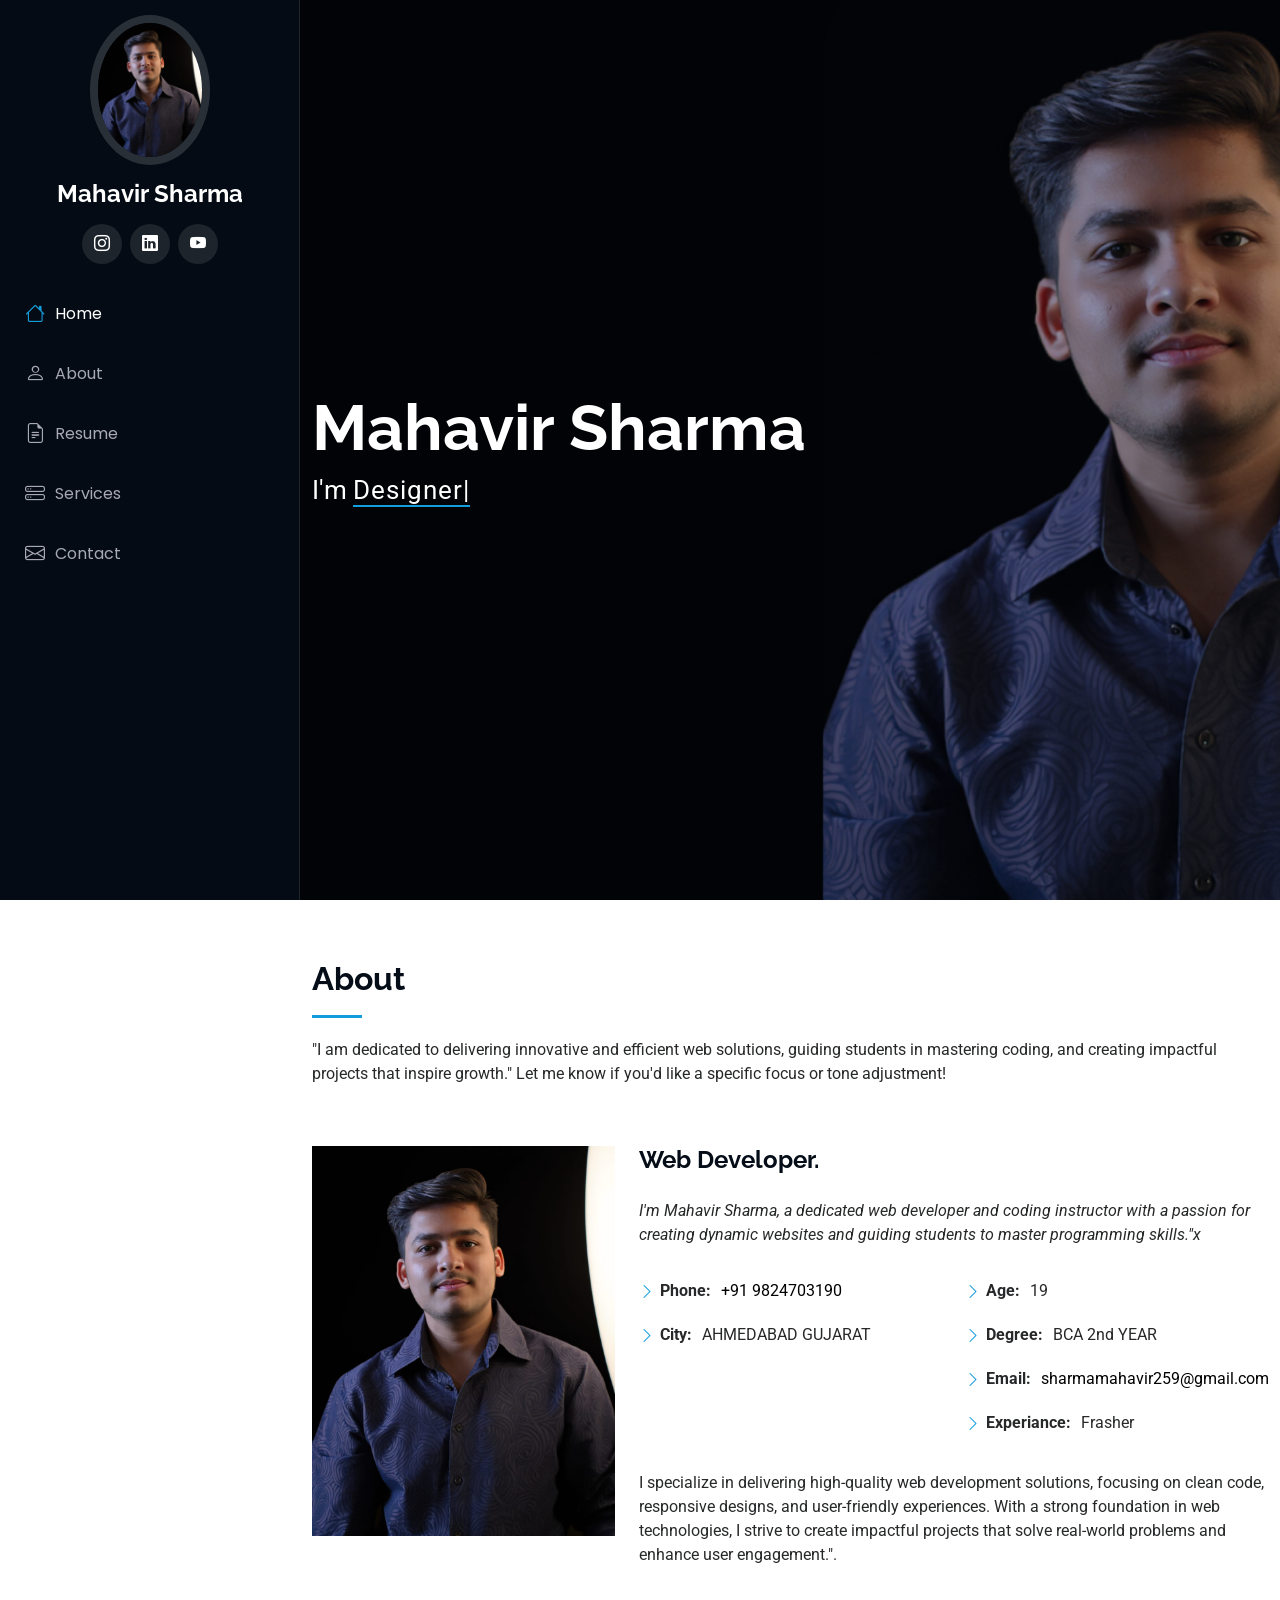
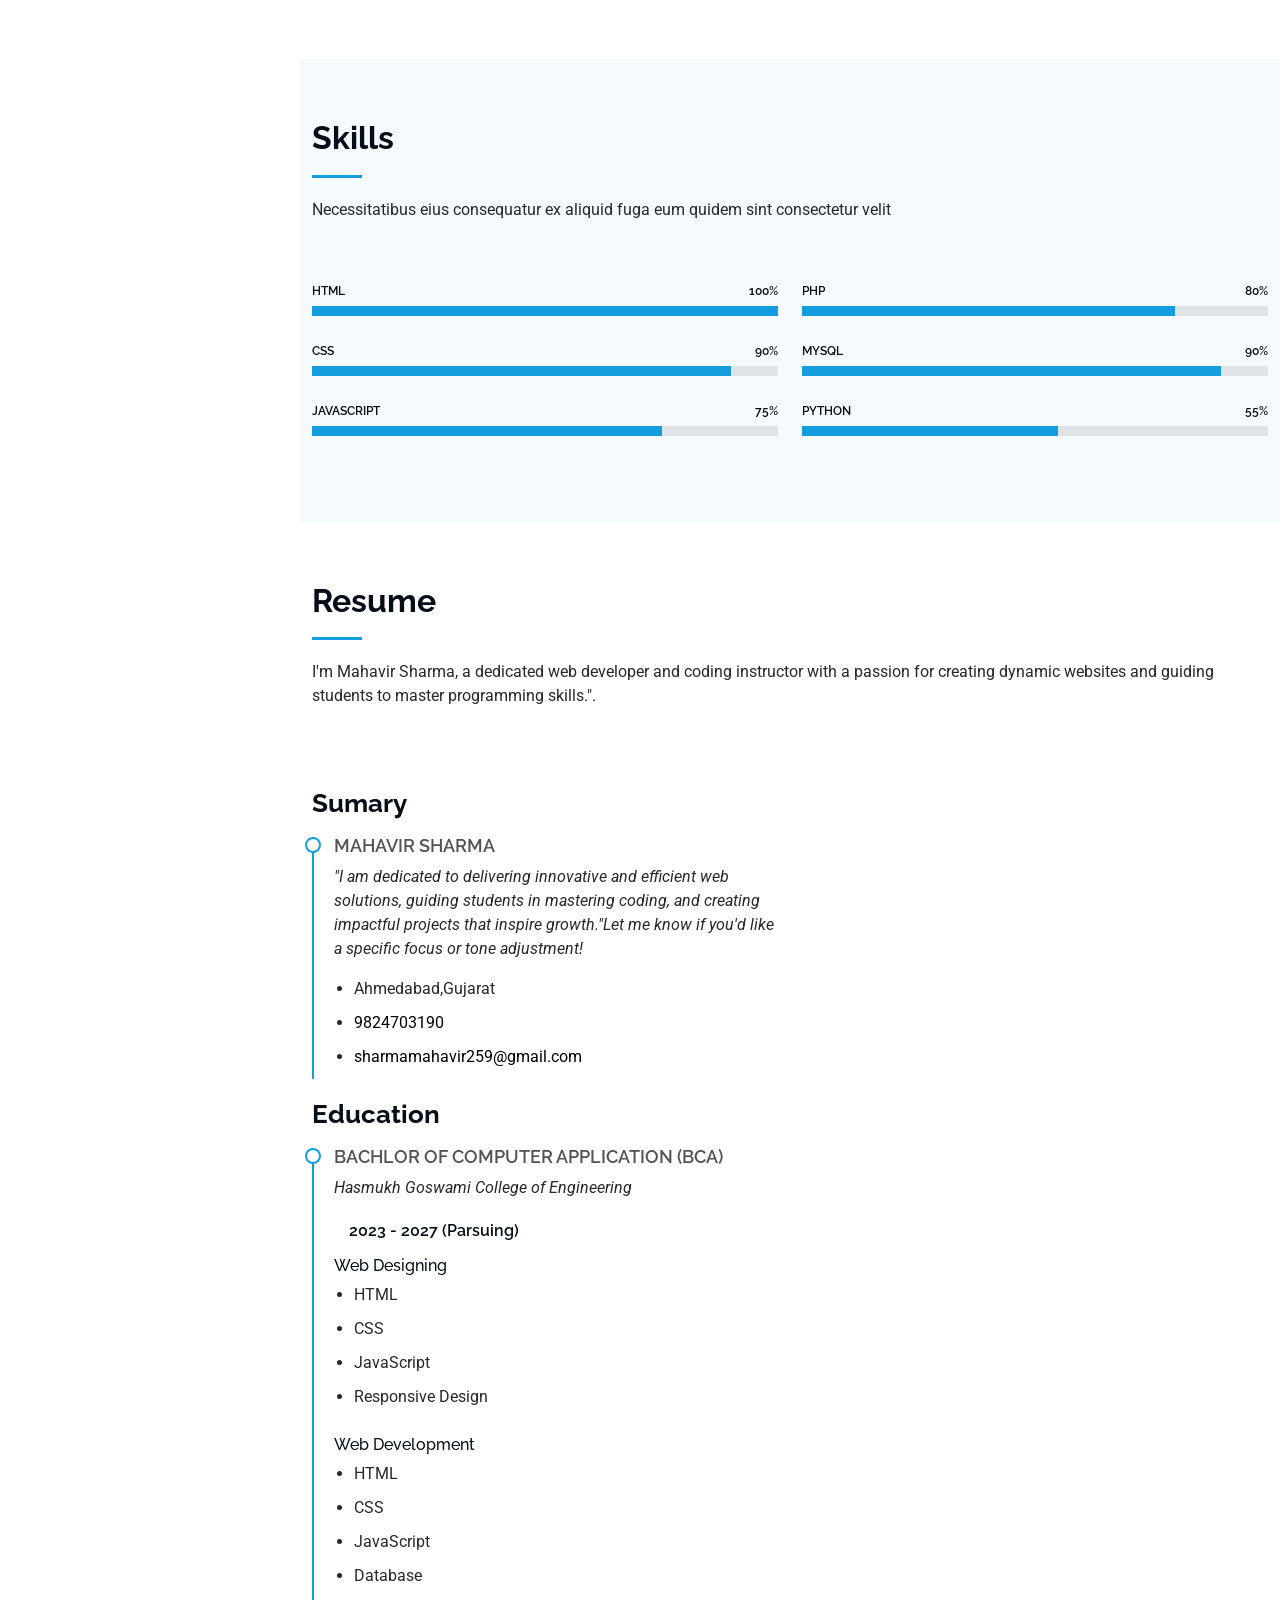
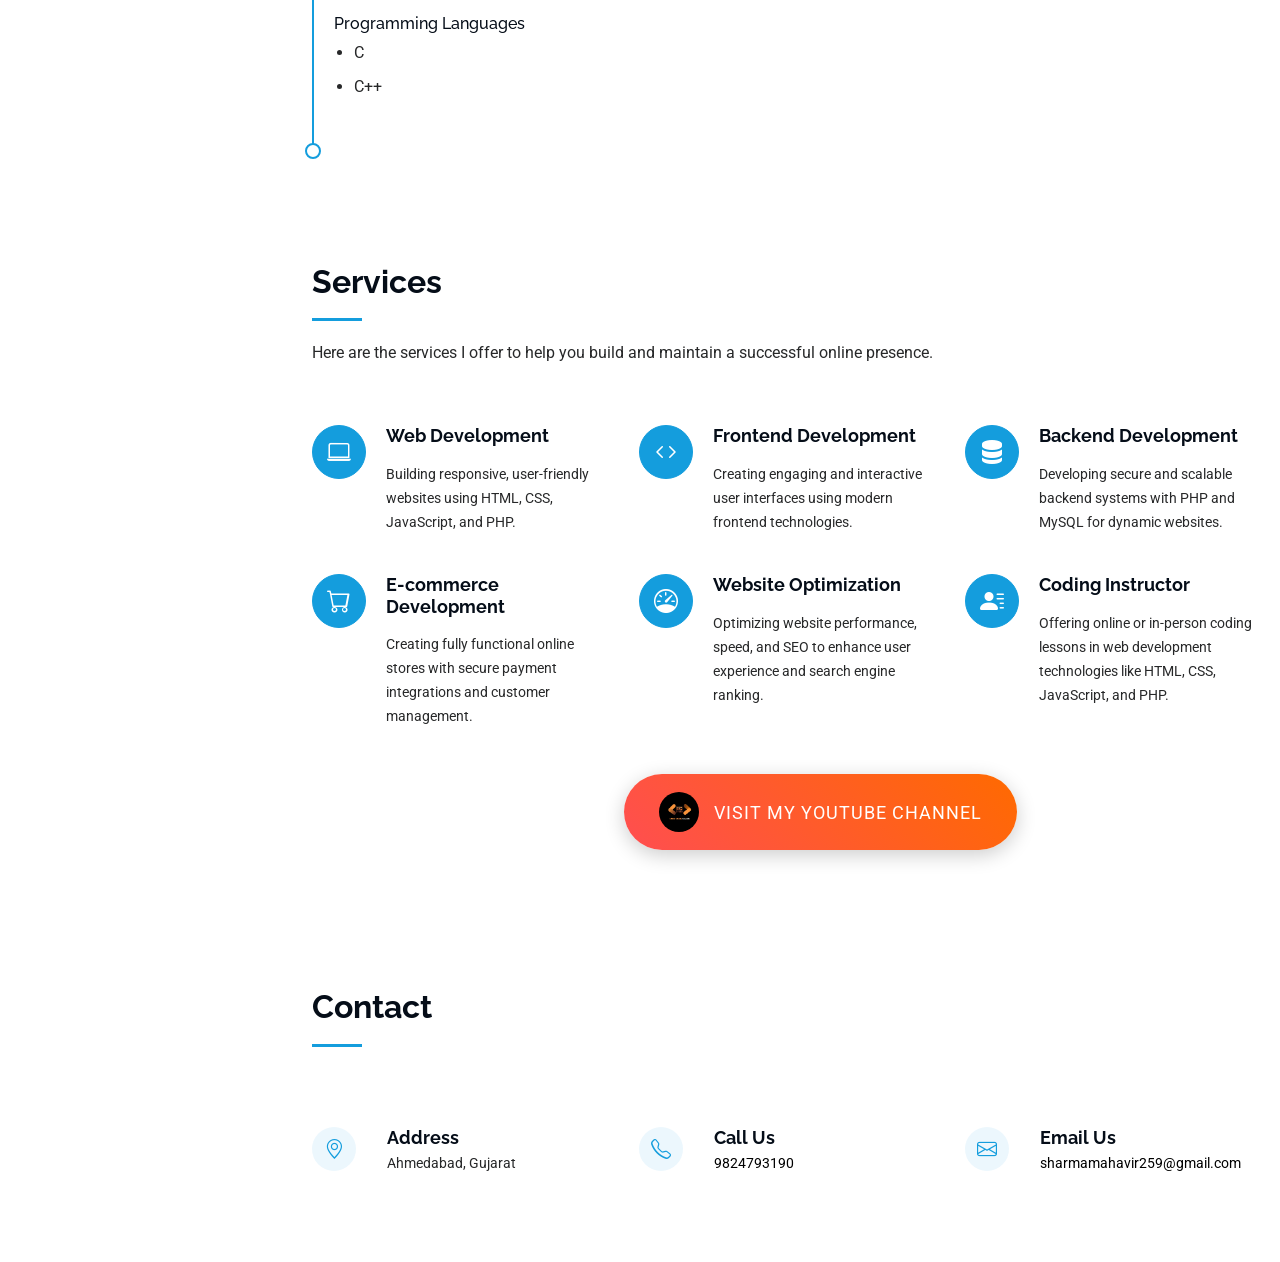
<file: index.html>
<!DOCTYPE html>
  <html lang="en">

  <head>
    <meta charset="utf-8">
    <meta content="width=device-width, initial-scale=1.0" name="viewport">
    <title>Mahavir Sharma portfolio</title>
  
    <!-- Fonts -->
    <link href="https://fonts.googleapis.com" rel="preconnect">
    <link href="https://fonts.gstatic.com" rel="preconnect" crossorigin>
    <link 
     href="https://fonts.googleapis.com/css2?family=Roboto:ital,wght@0,100;0,300;0,400;0,500;0,700;0,900;1,100;1,300;1,400;1,500;1,700;1,900&family=Poppins:ital,wght@0,100;0,200;0,300;0,400;0,500;0,600;0,700;0,800;0,900;1,100;1,200;1,300;1,400;1,500;1,600;1,700;1,800;1,900&family=Raleway:ital,wght@0,100;0,200;0,300;0,400;0,500;0,600;0,700;0,800;0,900;1,100;1,200;1,300;1,400;1,500;1,600;1,700;1,800;1,900&display=swap" rel="stylesheet">

    <!-- Vendor CSS Files -->
    <link href="assets/vendor/bootstrap/css/bootstrap.min.css" rel="stylesheet">
    <link href="assets/vendor/bootstrap-icons/bootstrap-icons.css" rel="stylesheet">
    <link href="assets/vendor/aos/aos.css" rel="stylesheet">
    <link href="assets/vendor/glightbox/css/glightbox.min.css" rel="stylesheet">
    <link href="assets/vendor/swiper/swiper-bundle.min.css" rel="stylesheet">

    <!-- Main CSS File -->
    <link href="assets/css/main.css" rel="stylesheet">

   
  </head>

  <body class="index-page">

    <header id="header" class="header dark-background d-flex flex-column">
      <i class="header-toggle d-xl-none bi bi-list"></i>

      <div class="profile-img">
        <img src="assets/img/meetimg.jpeg" alt="" class="img-fluid rounded-circle">
      </div>

      <a href="index.html" class="logo d-flex align-items-center justify-content-center">
             <h1 class="sitename">Mahavir Sharma</h1>
      </a>

      <div class="social-links text-center">
        <a target="_blank" href="https://www.instagram.com/meet_.x25?igsh=MTlzaHBua2hyMG5odw==" class="instagram"><i class="bi bi-instagram"></i></a>
        <a  target="_blank" href="https://www.linkedin.com/in/mahavir-sharma-6861aa306/" class="linkedin"><i class="bi bi-linkedin"></i></a>      
        <a target="_blank" href="http://youtube.com/@Easycodeclass" class="google-plus"><i class="bi bi-youtube"></i></a>
        
      </div>

      <nav id="navmenu" class="navmenu">
        <ul>
          <li><a href="#hero" class="active"><i class="bi bi-house navicon"></i>Home</a></li>
          <li><a href="#about"><i class="bi bi-person navicon"></i> About</a></li>
          <li><a href="#resume"><i class="bi bi-file-earmark-text navicon"></i> Resume</a></li>
          <li><a href="#services"><i class="bi bi-hdd-stack navicon"></i> Services</a></li>
          
          <li><a href="#contact"><i class="bi bi-envelope navicon"></i> Contact</a></li>
        </ul>
      </nav>

    </header>

    <main class="main">

      <!-- Hero Section -->
      <section id="hero" class="hero section dark-background">

        <img src="assets/img/Home.png" alt="" data-aos="fade-in" class="">

        <div class="container" data-aos="fade-up" data-aos-delay="100">
          <h2>Mahavir Sharma</h2>
          <p>I'm <span class="typed" data-typed-items="Designer, Developer, Freelancer">Web devloper</span><span class="typed-cursor typed-cursor--blink" aria-hidden="true"></span><span class="typed-cursor typed-cursor--blink" aria-hidden="true"></span></p>
        </div>

      </section><!-- /Hero Section -->

      <!-- About Section -->
      <section id="about" class="about section">

        <!-- Section Title -->
        <div class="container section-title" data-aos="fade-up">
          <h2>About</h2>
          <p>"I am dedicated to delivering innovative and efficient web solutions, guiding students in mastering coding, and creating impactful projects that inspire growth."

  Let me know if you'd like a specific focus or tone adjustment!




          </p>
        </div><!-- End Section Title -->

        <div class="container" data-aos="fade-up" data-aos-delay="100">

          <div class="row gy-4 justify-content-center">
            <div class="col-lg-4">
              <img src="assets/img/meetimg.jpeg" class="img-fluid" alt="">
            </div>
            <div class="col-lg-8 content">
              <h2>Web Developer.</h2>
              <p class="fst-italic py-3">
               I'm Mahavir Sharma, a dedicated web developer and coding instructor with a passion for creating dynamic websites and guiding students to master programming skills."x
              </p>
              <div class="row">
                <div class="col-lg-6">
                  <ul>
                    
                    <li><i class="bi bi-chevron-right"></i> <strong>Phone:</strong> <a href="tell:+919824703190" style="color: black;">
                    +91 9824703190</a></li>
                    <li><i class="bi bi-chevron-right"></i> <strong>City:</strong> <span>AHMEDABAD GUJARAT</span></li>
                  </ul>
                </div>
                <div class="col-lg-6">
                  <ul>
                    <li><i class="bi bi-chevron-right"></i> <strong>Age:</strong> <span>19</span></li>
                    <li><i class="bi bi-chevron-right"></i> <strong>Degree:</strong> <span>BCA 2nd YEAR</span></li>
                    <li><i class="bi bi-chevron-right"></i> <strong>Email:</strong> <a href="mailto:sharmamahavir259@gmail.com" style="color: black;">sharmamahavir259@gmail.com</a></li>
                    <li><i class="bi bi-chevron-right"></i> <strong>Experiance:</strong> <span>Frasher</span></li>
                  </ul>
                </div>
              </div>
              <p class="py-3">
               I specialize in delivering high-quality web development solutions, focusing on clean code, responsive designs, and user-friendly experiences. With a strong foundation in web technologies, I strive to create impactful projects that solve real-world problems and enhance user engagement.".
              </p>
            </div>
          </div>

        </div>

      </section><!-- /About Section -->

     

      <!-- Skills Section -->
      <section id="skills" class="skills section light-background">

        <!-- Section Title -->
        <div class="container section-title" data-aos="fade-up">
          <h2>Skills</h2>
          <p>Necessitatibus eius consequatur ex aliquid fuga eum quidem sint consectetur velit</p>
        </div><!-- End Section Title -->

        <div class="container" data-aos="fade-up" data-aos-delay="100">

          <div class="row skills-content skills-animation">

            <div class="col-lg-6">

              <div class="progress">
                <span class="skill"><span>HTML</span> <i class="val">100%</i></span>
                <div class="progress-bar-wrap">
                  <div class="progress-bar" role="progressbar" aria-valuenow="100" aria-valuemin="0" aria-valuemax="100"></div>
                </div>
              </div><!-- End Skills Item -->

              <div class="progress">
                <span class="skill"><span>CSS</span> <i class="val">90%</i></span>
                <div class="progress-bar-wrap">
                  <div class="progress-bar" role="progressbar" aria-valuenow="90" aria-valuemin="0" aria-valuemax="100"></div>
                </div>
              </div><!-- End Skills Item -->

              <div class="progress">
                <span class="skill"><span>JavaScript</span> <i class="val">75%</i></span>
                <div class="progress-bar-wrap">
                  <div class="progress-bar" role="progressbar" aria-valuenow="75" aria-valuemin="0" aria-valuemax="100"></div>
                </div>
              </div><!-- End Skills Item -->

            </div>

            <div class="col-lg-6">

              <div class="progress">
                <span class="skill"><span>PHP</span> <i class="val">80%</i></span>
                <div class="progress-bar-wrap">
                  <div class="progress-bar" role="progressbar" aria-valuenow="80" aria-valuemin="0" aria-valuemax="100"></div>
                </div>
              </div><!-- End Skills Item -->

              <div class="progress">
                <span class="skill"><span>MYSQL</span> <i class="val">90%</i></span>
                <div class="progress-bar-wrap">
                  <div class="progress-bar" role="progressbar" aria-valuenow="90" aria-valuemin="0" aria-valuemax="100"></div>
                </div>
              </div><!-- End Skills Item -->

              <div class="progress">
                <span class="skill"><span>Python</span> <i class="val">55%</i></span>
                <div class="progress-bar-wrap">
                  <div class="progress-bar" role="progressbar" aria-valuenow="55" aria-valuemin="0" aria-valuemax="100"></div>
                </div>
              </div><!-- End Skills Item -->

            </div>

          </div>

        </div>

      </section><!-- /Skills Section -->

      <!-- Resume Section -->
      <section id="resume" class="resume section">

        <!-- Section Title -->
      <div class="container section-title" data-aos="fade-up">
          <h2>Resume</h2>
          <p>I'm Mahavir Sharma, a dedicated web developer and coding instructor with a passion for creating dynamic websites and guiding students to master programming skills.".</p>
        </div><!-- End Section Title -->

        <div class="container">

          <div class="row">

            <div class="col-lg-6" data-aos="fade-up" data-aos-delay="100">
              <h3 class="resume-title">Sumary</h3>

              <div class="resume-item pb-0">
                <h4>Mahavir Sharma</h4>
                <p><em>"I am dedicated to delivering innovative and efficient web solutions, guiding students in mastering coding, and creating impactful projects that inspire growth."Let me know if you'd like a specific focus or tone adjustment!</em></p>
                <ul>
                  <li>Ahmedabad,Gujarat</li>
                  <li><a href="tel:+919824703190" style="color: black;">9824703190</a></li>
                  <li><a href="mailto:sharmamahavir259@gmail.com" style="color: black;">sharmamahavir259@gmail.com</a></li>
                </ul>
              </div><!-- Edn Resume Item -->

              <h3 class="resume-title">Education</h3>
              <div class="resume-item">
                <h4>Bachlor of computer application (BCA)</h4>
                <p><em>Hasmukh Goswami College of Engineering</em></p>
                  <h5>2023 - 2027 (Parsuing)</h5>
                
                                  <div >
                                    <h6>Web Designing</h6>
                                    <ul>
                                      <li>HTML</li>
                                      <li>CSS</li>
                                      <li>JavaScript</li>
                                      <li>Responsive Design</li>
                                      
                                    </ul>
                                  </div>

                                  <!-- Web Development -->
                                  <div >
                                    <h6>Web Development</h6>
                                    <ul>
                                      <li>HTML</li>
                                      <li>CSS</li>
                                      <li>JavaScript</li>
                                      <li>Database </li>
                                    </ul>
                                  </div>

                                    <!-- Programming Languages -->
                                    <div >
                                      <h6>Programming Languages</h6>
                                      <ul>
                                        <li>C</li>
                                        <li>C++</li>
                                      </ul>
                                    </div>

      </div>
   

              <div class="resume-item">
               

            </div>

           

              </div><!-- Edn Resume Item -->

            </div>

          </div>

        </div>

      </section><!-- /Resume Section -->

      

          </div>

        </div>

      </section><!-- /Portfolio Section -->

  <section id="services" class="services section">

    <!-- Section Title -->
    <div class="container section-title">
      <h2>Services</h2>
      <p>Here are the services I offer to help you build and maintain a successful online presence.</p>
    </div><!-- End Section Title -->

    <div class="container">

      <div class="row gy-4">
        
        <!-- Web Development -->
        <div class="col-lg-4 col-md-6 service-item d-flex" data-aos="fade-up" data-aos-delay="100">
          <div class="icon flex-shrink-0"><i class="bi bi-laptop"></i></div>
          <div>
            <h4 class="title">Web Development</h4>
            <p class="description">Building responsive, user-friendly websites using HTML, CSS, JavaScript, and PHP.</p>
          </div>
        </div><!-- End Service Item -->

        <!-- Frontend Development -->
        <div class="col-lg-4 col-md-6 service-item d-flex" data-aos="fade-up" data-aos-delay="200">
          <div class="icon flex-shrink-0"><i class="bi bi-code"></i></div>
          <div>
            <h4 class="title">Frontend Development</h4>
            <p class="description">Creating engaging and interactive user interfaces using modern frontend technologies.</p>
          </div>
        </div><!-- End Service Item -->

        <!-- Backend Development -->
        <div class="col-lg-4 col-md-6 service-item d-flex" data-aos="fade-up" data-aos-delay="300">
          <div class="icon flex-shrink-0"><i class="bi bi-server"></i></div>
          <div>
            <h4 class="title">Backend Development</h4>
            <p class="description">Developing secure and scalable backend systems with PHP and MySQL for dynamic websites.</p>
          </div>
        </div><!-- End Service Item -->

        <!-- E-commerce Development -->
        <div class="col-lg-4 col-md-6 service-item d-flex" data-aos="fade-up" data-aos-delay="400">
          <div class="icon flex-shrink-0"><i class="bi bi-cart"></i></div>
          <div>
            <h4 class="title">E-commerce Development</h4>
            <p class="description">Creating fully functional online stores with secure payment integrations and customer management.</p>
          </div>
        </div><!-- End Service Item -->

        <!-- Website Optimization -->
        <div class="col-lg-4 col-md-6 service-item d-flex" data-aos="fade-up" data-aos-delay="500">
          <div class="icon flex-shrink-0"><i class="bi bi-speedometer"></i></div>
          <div>
            <h4 class="title">Website Optimization</h4>
            <p class="description">Optimizing website performance, speed, and SEO to enhance user experience and search engine ranking.</p>
          </div>
        </div><!-- End Service Item -->

        <!-- Coding Instructor -->
        <div class="col-lg-4 col-md-6 service-item d-flex" data-aos="fade-up" data-aos-delay="600">
          <div class="icon flex-shrink-0"><i class="bi bi-person-lines-fill"></i></div>
          <div>
            <h4 class="title">Coding Instructor</h4>
            <p class="description">Offering online or in-person coding lessons in web development technologies like HTML, CSS, JavaScript, and PHP.</p>
          </div>
        </div><!-- End Service Item -->
      <div class="youtube-button">
    <a href="https://www.youtube.com/@Easycodeclass" target="_blank">
        <img src="assets/img/ytlogo.jpeg" alt="YouTube Logo">
        <span>Visit My YouTube Channel</span>
    </a>
</div>


      </div>

    </div>

  </section><!-- /Services Section -->


      <!-- Testimonials Section -->


      <!-- Contact Section -->
      <section id="contact" class="contact section py-5">
        <div class="container section-title" data-aos="fade-up">
          <h2>Contact</h2>
        </div>
      
        <div class="container" data-aos="fade-up" data-aos-delay="100">
          <div class="row align-items-center gy-4">
      
            <!-- Info Section -->
            <div class="col-md-4">
              <div class="info-item d-flex" data-aos="fade-up" data-aos-delay="200">
                <i class="bi bi-geo-alt flex-shrink-0"></i>
                <div class="ms-3">
                  <h3>Address</h3>
                  <p>Ahmedabad, Gujarat</p>
                </div>
              </div>
            </div>
      
            <div class="col-md-4">
              <div class="info-item d-flex" data-aos="fade-up" data-aos-delay="300">
                <i class="bi bi-telephone flex-shrink-0"></i>
                <div class="ms-3">
                  <h3>Call Us</h3>
                  <p><a href="tel:+919824703190" style="color: black;">9824793190</a></p>
                </div>
              </div>
            </div>
      
            <div class="col-md-4">
              <div class="info-item d-flex" data-aos="fade-up" data-aos-delay="400">
                <i class="bi bi-envelope flex-shrink-0"></i>
                <div class="ms-3">
                  <h3>Email Us</h3>
                  <p><a href="mailto:sharmamahavir259@gmail.com" style="color: black;">sharmamahavir259@gmail.com</a></p>
                </div>
              </div>
            </div>
      
         

    </main>

    

    <!-- Scroll Top -->
    <a href="#" id="scroll-top" class="scroll-top d-flex align-items-center justify-content-center"><i class="bi bi-arrow-up-short"></i></a>

    <!-- Preloader -->
    <div id="preloader"></div>

    <!-- Vendor JS Files -->
    <script src="assets/vendor/bootstrap/js/bootstrap.bundle.min.js"></script>
    <script src="assets/vendor/php-email-form/validate.js"></script>
    <script src="assets/vendor/aos/aos.js"></script>
    <script src="assets/vendor/typed.js/typed.umd.js"></script>
    <script src="assets/vendor/purecounter/purecounter_vanilla.js"></script>
    <script src="assets/vendor/waypoints/noframework.waypoints.js"></script>
    <script src="assets/vendor/glightbox/js/glightbox.min.js"></script>
    <script src="assets/vendor/imagesloaded/imagesloaded.pkgd.min.js"></script>
    <script src="assets/vendor/isotope-layout/isotope.pkgd.min.js"></script>
    <script src="assets/vendor/swiper/swiper-bundle.min.js"></script>

    <!-- Main JS File -->
    <script src="assets/js/main.js"></script>

  </body>

  </html>
</file>
<file: assets/css/main.css>
:root {
  --default-font: "Roboto",  system-ui, -apple-system, "Segoe UI", Roboto, "Helvetica Neue", Arial, "Noto Sans", "Liberation Sans", sans-serif, "Apple Color Emoji", "Segoe UI Emoji", "Segoe UI Symbol", "Noto Color Emoji";
  --heading-font: "Raleway",  sans-serif;
  --nav-font: "Poppins",  sans-serif;
}

:root { 
  --background-color: #ffffff; 
  --default-color: #272829;
  --heading-color: #050d18;
  --accent-color: #149ddd; 
  --surface-color: #ffffff; 
  --contrast-color: #ffffff; 
}

:root {
  --nav-color: #a8a9b4; 
  --nav-hover-color: #ffffff;
  --nav-mobile-background-color: #040b14;
  --nav-dropdown-background-color: #040b14;
  --nav-dropdown-color: #a8a9b4; 
  --nav-dropdown-hover-color: #ffffff; 
}


.light-background {
  --background-color: #f4fafd;
  --surface-color: #ffffff;
}

.dark-background {
  --background-color: #040b14;
  --default-color: #ffffff;
  --heading-color: #ffffff;
  --surface-color: #151f2b;
  --contrast-color: #ffffff;
}

/* Smooth scroll */
:root {
  scroll-behavior: smooth;
}

body {
  color: var(--default-color);
  background-color: var(--background-color);
  font-family: var(--default-font);
}

a {
  color: var(--accent-color);
  text-decoration: none;
  transition: 0.3s;
}

a:hover {
  color: color-mix(in srgb, var(--accent-color), transparent 25%);
  text-decoration: none;
}

h1,
h2,
h3,
h4,
h5,
h6 {
  color: var(--heading-color);
  font-family: var(--heading-font);
}

/*--------------------------------------------------------------
# Global Header
--------------------------------------------------------------*/
.header {
  color: var(--default-color);
  background-color: var(--background-color);
  position: fixed;
  top: 0;
  left: 0;
  bottom: 0;
  padding: 0 15px;
  width: 300px;
  transition: all ease-in-out 0.3s;
  overflow-y: auto;
  z-index: 997;
  border-right: 1px solid color-mix(in srgb, var(--default-color), transparent 90%);
}

.header .profile-img img {
  margin: 15px auto;
  display: block;
  width: 120px;
  border: 8px solid color-mix(in srgb, var(--default-color), transparent 85%);
}

.header .logo {
  line-height: 1;
  margin-bottom: 15px;
}

.header .logo img {
  max-height: 32px;
  margin-right: 8px;
}

.header .logo h1 {
  font-size: 24px;
  margin: 0;
  font-weight: 700;
  color: var(--heading-color);
}

.header .social-links {
  margin: 0 0 20px 0;
}

.header .social-links a {
  font-size: 16px;
  display: inline-flex;
  align-items: center;
  justify-content: center;
  background: color-mix(in srgb, var(--default-color), transparent 90%);
  color: var(--default-color);
  margin: 0 2px;
  border-radius: 50%;
  text-align: center;
  width: 40px;
  height: 40px;
  transition: 0.3s;
}

.header .social-links a:hover {
  color: var(--contrast-color);
  background: var(--accent-color);
}

@media (min-width: 1200px) {

  .header~main,
  .header~#footer {
    margin-left: 300px;
  }
}

@media (max-width: 1199px) {
  .header {
    left: -100%;
  }
}

.header.header-show {
  left: 0;
}

.header .header-toggle {
  color: var(--contrast-color);
  background-color: var(--accent-color);
  font-size: 22px;
  display: flex;
  align-items: center;
  justify-content: center;
  width: 40px;
  height: 40px;
  border-radius: 50%;
  cursor: pointer;
  position: fixed;
  top: 15px;
  right: 15px;
  z-index: 9999;
  transition: background-color 0.3s;
}

.header .header-toggle:hover {
  color: var(--contrast-color);
  background-color: color-mix(in srgb, var(--accent-color) 90%, white 15%);
}

/*--------------------------------------------------------------
# Navigation Menu
--------------------------------------------------------------*/
.mobile-nav-toggle {
  display: none;
}

.navmenu {
  padding: 0;
  z-index: 9997;
}

.navmenu ul {
  list-style: none;
  padding: 0 0 20px 0;
  margin: 0;
}

.navmenu a,
.navmenu a:focus {
  color: var(--nav-color);
  padding: 15px 10px;
  font-family: var(--nav-font);
  font-size: 16px;
  font-weight: 400;
  display: flex;
  align-items: center;
  white-space: nowrap;
  transition: 0.3s;
  width: 100%;
}

.navmenu a .navicon,
.navmenu a:focus .navicon {
  font-size: 20px;
  margin-right: 10px;
}



.navmenu a:hover,
.navmenu .active,
.navmenu .active:focus {
  color: var(--nav-hover-color);
}

.navmenu a:hover .navicon,
.navmenu .active .navicon,
.navmenu .active:focus .navicon {
  color: var(--accent-color);
}










/*--------------------------------------------------------------
# Preloader
--------------------------------------------------------------*/
#preloader {
  position: fixed;
  inset: 0;
  z-index: 999999;
  overflow: hidden;
  background: var(--background-color);
  transition: all 0.6s ease-out;
}

#preloader:before {
  content: "";
  position: fixed;
  top: calc(50% - 30px);
  left: calc(50% - 30px);
  border: 6px solid #ffffff;
  border-color: var(--accent-color) transparent var(--accent-color) transparent;
  border-radius: 50%;
  width: 60px;
  height: 60px;
  animation: animate-preloader 1.5s linear infinite;
}

@keyframes animate-preloader {
  0% {
    transform: rotate(0deg);
  }

  100% {
    transform: rotate(360deg);
  }
}

/*--------------------------------------------------------------
# Scroll Top Button
--------------------------------------------------------------*/
.scroll-top {
  position: fixed;
  visibility: hidden;
  opacity: 0;
  right: 15px;
  bottom: -15px;
  z-index: 99999;
  background-color: var(--accent-color);
  width: 44px;
  height: 44px;
  border-radius: 50px;
  transition: all 0.4s;
}

.scroll-top i {
  font-size: 24px;
  color: var(--contrast-color);
  line-height: 0;
}

.scroll-top:hover {
  background-color: color-mix(in srgb, var(--accent-color), transparent 20%);
  color: var(--contrast-color);
}

.scroll-top.active {
  visibility: visible;
  opacity: 1;
  bottom: 15px;
}

/*--------------------------------------------------------------
# Disable aos animation delay on mobile devices
--------------------------------------------------------------*/
@media screen and (max-width: 768px) {
  [data-aos-delay] {
    transition-delay: 0 !important;
  }
}

/*--------------------------------------------------------------
# Global Page Titles & Breadcrumbs
--------------------------------------------------------------*/
.page-title {
  color: var(--default-color);
  background-color: var(--background-color);
  padding: 25px 0;
  position: relative;
}

.page-title h1 {
  font-size: 24px;
  font-weight: 700;
}

.page-title .breadcrumbs ol {
  display: flex;
  flex-wrap: wrap;
  list-style: none;
  padding: 0;
  margin: 0;
  font-size: 14px;
  font-weight: 400;
}

.page-title .breadcrumbs ol li+li {
  padding-left: 10px;
}

.page-title .breadcrumbs ol li+li::before {
  content: "/";
  display: inline-block;
  padding-right: 10px;
  color: color-mix(in srgb, var(--default-color), transparent 70%);
}

/*--------------------------------------------------------------
# Global Sections
--------------------------------------------------------------*/
section,
.section {
  color: var(--default-color);
  background-color: var(--background-color);
  padding: 60px 0;
  overflow: clip;
}

/*--------------------------------------------------------------
# Global Section Titles
--------------------------------------------------------------*/
.section-title {
  padding-bottom: 60px;
  position: relative;
}

.section-title h2 {
  font-size: 32px;
  font-weight: 700;
  margin-bottom: 20px;
  padding-bottom: 20px;
  position: relative;
}

.section-title h2:after {
  content: "";
  position: absolute;
  display: block;
  width: 50px;
  height: 3px;
  background: var(--accent-color);
  left: 0;
  bottom: 0;
}

.section-title p {
  margin-bottom: 0;
}

/*--------------------------------------------------------------
# Hero Section
--------------------------------------------------------------*/
.hero {
  width: 100%;
  min-height: 100vh;
  position: relative;
  padding: 80px 0;
  display: flex;
  align-items: center;
  justify-content: center;
}

.hero img {
  position: absolute;
  inset: 0;
  display: block;
  width: 100%;
  height: 100%;
  object-fit: cover;
  z-index: 1;
}

.hero:before {
  content: "";
  background: color-mix(in srgb, var(--background-color), transparent 70%);
  position: absolute;
  inset: 0;
  z-index: 2;
}

.hero .container {
  position: relative;
  z-index: 3;
}

.hero h2 {
  margin: 0;
  font-size: 64px;
  font-weight: 700;
}

.hero p {
  margin: 5px 0 0 0;
  font-size: 26px;
}

.hero p span {
  letter-spacing: 1px;
  border-bottom: 2px solid var(--accent-color);
}

.hero .social-links {
  margin-top: 25px;
}

.hero .social-links a {
  font-size: 24px;
  display: inline-block;
  color: color-mix(in srgb, var(--default-color), transparent 50%);
  line-height: 1;
  margin-right: 20px;
  transition: 0.3s;
}

.hero .social-links a:hover {
  color: var(--accent-color);
}

@media (max-width: 768px) {
  .hero h2 {
    font-size: 32px;
  }

  .hero p {
    font-size: 20px;
  }
}

/*--------------------------------------------------------------
# About Section
--------------------------------------------------------------*/
.about .content h2 {
  font-weight: 700;
  font-size: 24px;
}

.about .content ul {
  list-style: none;
  padding: 0;
}

.about .content ul li {
  margin-bottom: 20px;
  display: flex;
  align-items: center;
}

.about .content ul strong {
  margin-right: 10px;
}

.about .content ul i {
  font-size: 16px;
  margin-right: 5px;
  color: var(--accent-color);
  line-height: 0;
}


/*--------------------------------------------------------------
# Skills Section
--------------------------------------------------------------*/
.skills .progress {
  height: 60px;
  display: block;
  background: none;
  border-radius: 0;
}

.skills .progress .skill {
  color: var(--heading-color);
  padding: 0;
  margin: 0 0 6px 0;
  text-transform: uppercase;
  display: block;
  font-weight: 600;
  font-family: var(--heading-font);
}

.skills .progress .skill .val {
  float: right;
  font-style: normal;
}

.skills .progress-bar-wrap {
  background: color-mix(in srgb, var(--default-color), transparent 90%);
  height: 10px;
}

.skills .progress-bar {
  width: 1px;
  height: 10px;
  transition: 0.9s;
  background-color: var(--accent-color);
}

/*--------------------------------------------------------------
# Resume Section
--------------------------------------------------------------*/
.resume .resume-title {
  color: var(--heading-color);
  font-size: 26px;
  font-weight: 700;
  margin-top: 20px;
  margin-bottom: 20px;
}

.resume .resume-item {
  padding: 0 0 20px 20px;
  margin-top: -2px;
  border-left: 2px solid var(--accent-color);
  position: relative;
}

.resume .resume-item h4 {
  line-height: 18px;
  font-size: 18px;
  font-weight: 600;
  text-transform: uppercase;
  color: color-mix(in srgb, var(--default-color), transparent 20%);
  margin-bottom: 10px;
}

.resume .resume-item h5 {
  font-size: 16px;
  padding: 5px 15px;
  display: inline-block;
  font-weight: 600;
  margin-bottom: 10px;
}

.resume .resume-item ul {
  padding-left: 20px;
}

.resume .resume-item ul li {
  padding-bottom: 10px;
}

.resume .resume-item:last-child {
  padding-bottom: 0;
}

.resume .resume-item::before {
  content: "";
  position: absolute;
  width: 16px;
  height: 16px;
  border-radius: 50px;
  left: -9px;
  top: 0;
  background: var(--background-color);
  border: 2px solid var(--accent-color);
}

/*--------------------------------------------------------------
# Portfolio Section
--------------------------------------------------------------*/
.portfolio .portfolio-filters {
  padding: 0;
  margin: 0 auto 20px auto;
  list-style: none;
  text-align: center;
}

.portfolio .portfolio-filters li {
  cursor: pointer;
  display: inline-block;
  padding: 0;
  font-size: 14px;
  font-weight: 400;
  margin: 0 10px;
  line-height: 1;
  text-transform: uppercase;
  margin-bottom: 10px;
  transition: all 0.3s ease-in-out;
}

.portfolio .portfolio-filters li:hover,
.portfolio .portfolio-filters li.filter-active {
  color: var(--accent-color);
}

.portfolio .portfolio-filters li:first-child {
  margin-left: 0;
}

.portfolio .portfolio-filters li:last-child {
  margin-right: 0;
}

@media (max-width: 575px) {
  .portfolio .portfolio-filters li {
    font-size: 14px;
    margin: 0 5px;
  }
}

.portfolio .portfolio-content {
  position: relative;
  overflow: hidden;
}

.portfolio .portfolio-content img {
  transition: 0.3s;
}

.portfolio .portfolio-content .portfolio-info {
  opacity: 0;
  position: absolute;
  inset: 0;
  z-index: 3;
  transition: all ease-in-out 0.3s;
  background: rgba(0, 0, 0, 0.6);
  padding: 15px;
}

.portfolio .portfolio-content .portfolio-info h4 {
  font-size: 14px;
  padding: 5px 10px;
  font-weight: 400;
  color: #ffffff;
  display: inline-block;
  background-color: var(--accent-color);
}

.portfolio .portfolio-content .portfolio-info p {
  position: absolute;
  bottom: 10px;
  text-align: center;
  display: inline-block;
  left: 0;
  right: 0;
  font-size: 16px;
  font-weight: 600;
  color: rgba(255, 255, 255, 0.8);
}

.portfolio .portfolio-content .portfolio-info .preview-link,
.portfolio .portfolio-content .portfolio-info .details-link {
  position: absolute;
  left: calc(50% - 40px);
  font-size: 26px;
  top: calc(50% - 14px);
  color: #fff;
  transition: 0.3s;
  line-height: 1.2;
}

.portfolio .portfolio-content .portfolio-info .preview-link:hover,
.portfolio .portfolio-content .portfolio-info .details-link:hover {
  color: var(--accent-color);
}

.portfolio .portfolio-content .portfolio-info .details-link {
  left: 50%;
  font-size: 34px;
  line-height: 0;
}

.portfolio .portfolio-content:hover .portfolio-info {
  opacity: 1;
}

.portfolio .portfolio-content:hover img {
  transform: scale(1.1);
}

/*--------------------------------------------------------------
# Services Section
--------------------------------------------------------------*/
.services .service-item {
  position: relative;
}

.services .service-item .icon {
  background: var(--accent-color);
  display: flex;
  align-items: center;
  justify-content: center;
  width: 54px;
  height: 54px;
  border-radius: 50%;
  transition: 0.5s;
  border: 1px solid var(--accent-color);
  margin-right: 20px;
}

.services .service-item .icon i {
  color: var(--contrast-color);
  font-size: 24px;
  line-height: 0;
}

.services .service-item:hover .icon {
  background: var(--surface-color);
}

.services .service-item:hover .icon i {
  color: var(--accent-color);
}

.services .service-item .title {
  font-weight: 700;
  margin-bottom: 15px;
  font-size: 18px;
}

.services .service-item .title a {
  color: var(--heading-color);
}

.services .service-item .title a:hover {
  color: var(--accent-color);
}

.services .service-item .description {
  line-height: 24px;
  font-size: 14px;
}


/*--------------------------------------------------------------
# Contact Section
--------------------------------------------------------------*/

}
.contact .info-wrap {
  background-color: var(--surface-color);
  box-shadow: 0px 0px 20px rgba(0, 0, 0, 0.1);
  padding: 30px;
  width: 1sś0%;
}

@media (max-width: 575px) {
  .contact .info-wrap {
    padding: 20px;
  }
}

.contact .info-item {
  margin-bottom: 40px;
}

.contact .info-item i {
  font-size: 20px;
  color: var(--accent-color);
  background: color-mix(in srgb, var(--accent-color), transparent 92%);
  width: 44px;
  height: 44px;
  display: flex;
  justify-content: center;
  align-items: center;
  border-radius: 50px;
  transition: all 0.3s ease-in-out;
  margin-right: 15px;
}

.contact .info-item h3 {
  padding: 0;
  font-size: 18px;
  font-weight: 700;
  margin-bottom: 5px;
}

.contact .info-item p {
  padding: 0;
  margin-bottom: 0;
  font-size: 14px;
}

.contact .info-item:hover i {
  background: var(--accent-color);
  color: var(--contrast-color);
}

.contact .php-email-form {
  background-color: var(--surface-color);
  height: 100%;
  padding: 30px;
  box-shadow: 0px 0px 20px rgba(0, 0, 0, 0.1);
}

@media (max-width: 575px) {
  .contact .php-email-form {
    padding: 20px;
  }
}




/*--------------------------------------------------------------
# Service Details Section
--------------------------------------------------------------*/
.service-details .services-list {
  padding: 10px 30px;
  border: 1px solid color-mix(in srgb, var(--default-color), transparent 90%);
  margin-bottom: 20px;
}

.service-details .services-list a {
  display: block;
  line-height: 1;
  padding: 8px 0 8px 15px;
  border-left: 3px solid color-mix(in srgb, var(--default-color), transparent 70%);
  margin: 20px 0;
  color: color-mix(in srgb, var(--default-color), transparent 20%);
  transition: 0.3s;
}

.service-details .services-list a.active {
  color: var(--heading-color);
  font-weight: 700;
  border-color: var(--accent-color);
}

.service-details .services-list a:hover {
  border-color: var(--accent-color);
}

.service-details .services-img {
  margin-bottom: 20px;
}

.service-details h3 {
  font-size: 26px;
  font-weight: 700;
}

.service-details h4 {
  font-size: 20px;
  font-weight: 700;
}

.service-details p {
  font-size: 15px;
}

.service-details ul {
  list-style: none;
  padding: 0;
  font-size: 15px;
}

.service-details ul li {
  padding: 5px 0;
  display: flex;
  align-items: center;
}

.service-details ul i {
  font-size: 20px;
  margin-right: 8px;
  color: var(--accent-color);
}

.youtube-button {
    text-align: center;
    margin: 30px;
    transition: transform 0.3s ease, opacity 0.3s ease;
}

.youtube-button a {
    display: inline-flex;
    align-items: center;
    justify-content: center;
    gap: 15px;
    padding: 18px 35px;
    text-decoration: none;
    color: #fff;
    font-size: 20px;
    font-weight: bold;
    border-radius: 50px;
    background: linear-gradient(45deg, #ff4e50, #ff6a00); /* Gradient red to orange */
    box-shadow: 0 5px 20px rgba(0, 0, 0, 0.2);
    position: relative;
    overflow: hidden;
    transition: all 0.3s ease-in-out;
}

.youtube-button a::before {
    content: "";
    position: absolute;
    top: -100%;
    left: -100%;
    width: 100%;
    height: 100%;
    background: rgba(255, 255, 255, 0.2);
    transition: all 0.5s ease;
}

.youtube-button a:hover::before {
    top: 100%;
    left: 100%;
}

.youtube-button a:hover {
    background: linear-gradient(45deg, #ff6a00, #ff4e50); /* Hover gradient reverse */
    transform: translateY(-5px) scale(1.1);
    box-shadow: 0 10px 30px rgba(0, 0, 0, 0.25);
}

.youtube-button img {
    width: 40px;
    height: 40px;
    border-radius: 50%;
    object-fit: cover;
    transition: transform 0.3s ease;
}

.youtube-button a:hover img {
    transform: rotate(360deg); /* Spin logo on hover */
}

.youtube-button span {
    font-size: 18px;
    font-weight: normal;
    text-transform: uppercase;
    letter-spacing: 1px;
    opacity: 0;
    animation: fadeIn 0.5s forwards;
}

.youtube-button a:hover span {
    opacity: 1;
}

@keyframes fadeIn {
    0% {
        opacity: 0;
        transform: translateY(-10px);
    }
    100% {
        opacity: 1;
        transform: translateY(0);
    }
}
</file>
